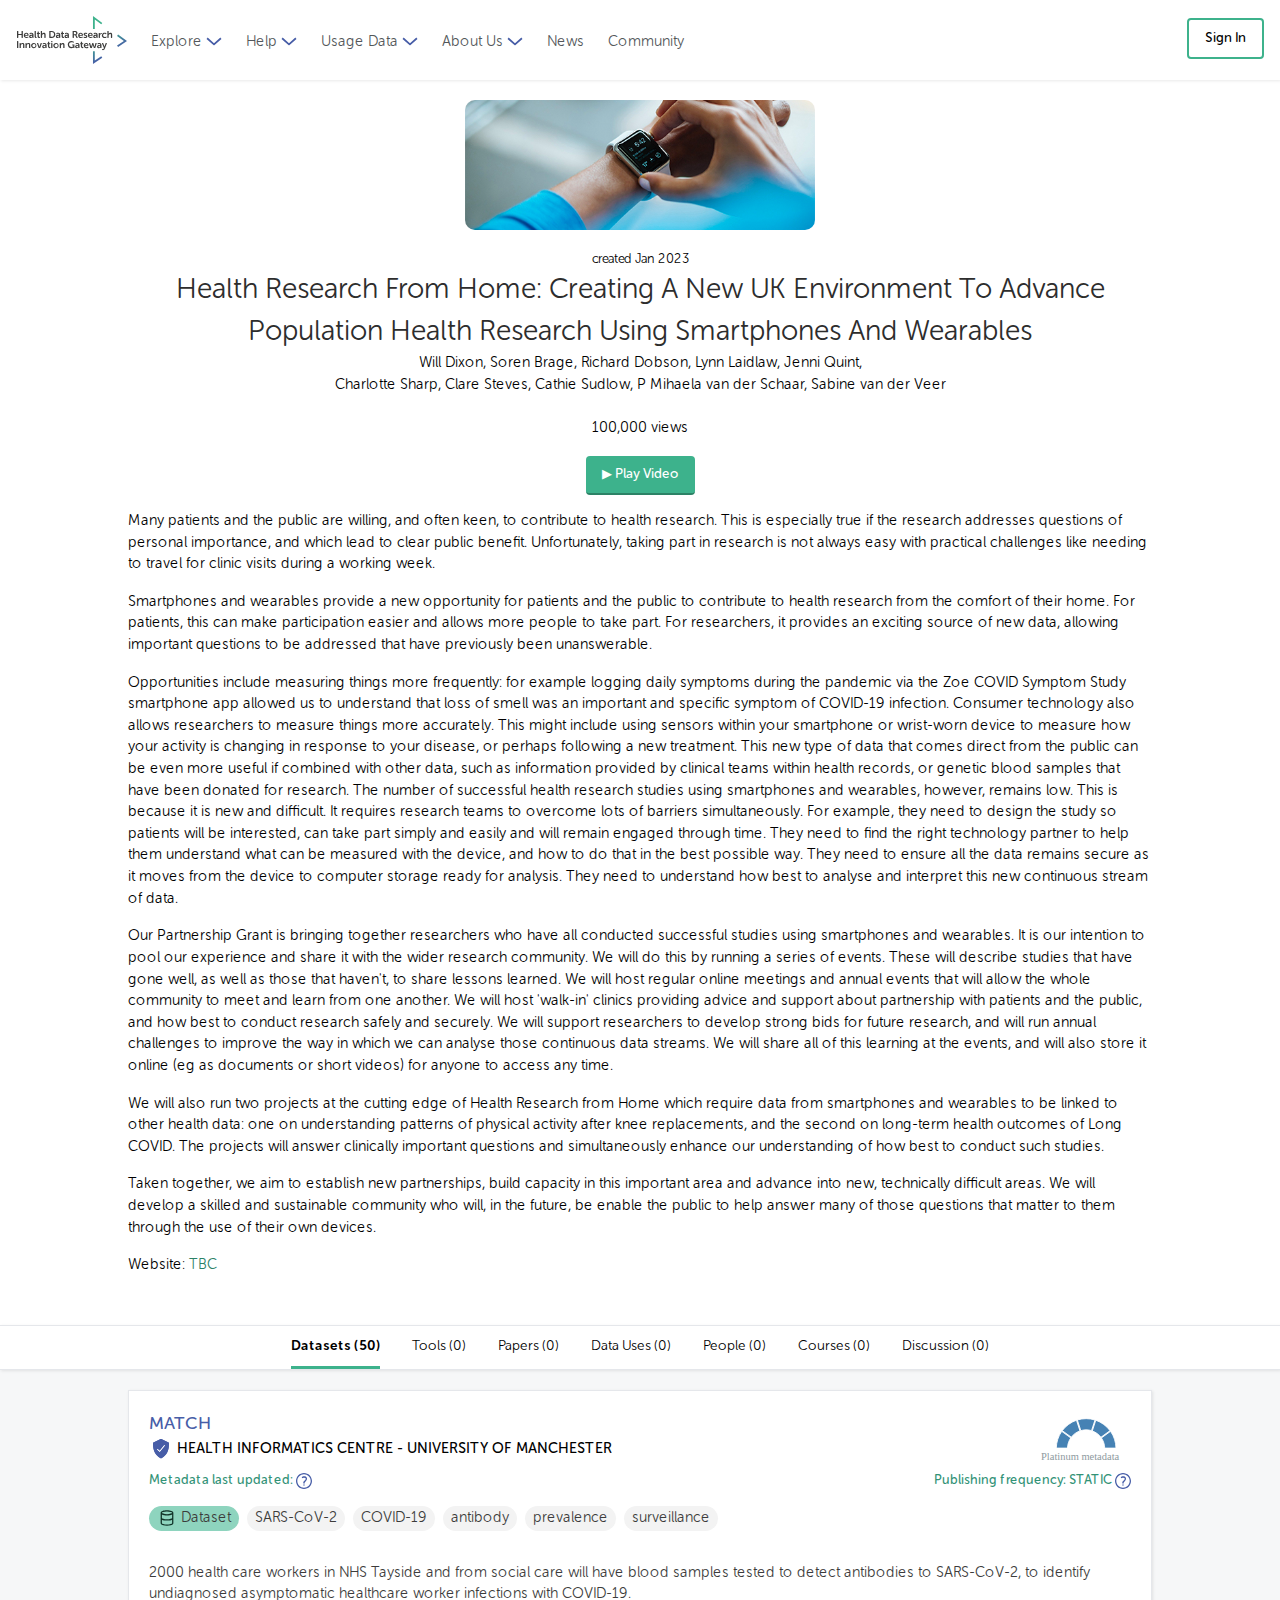
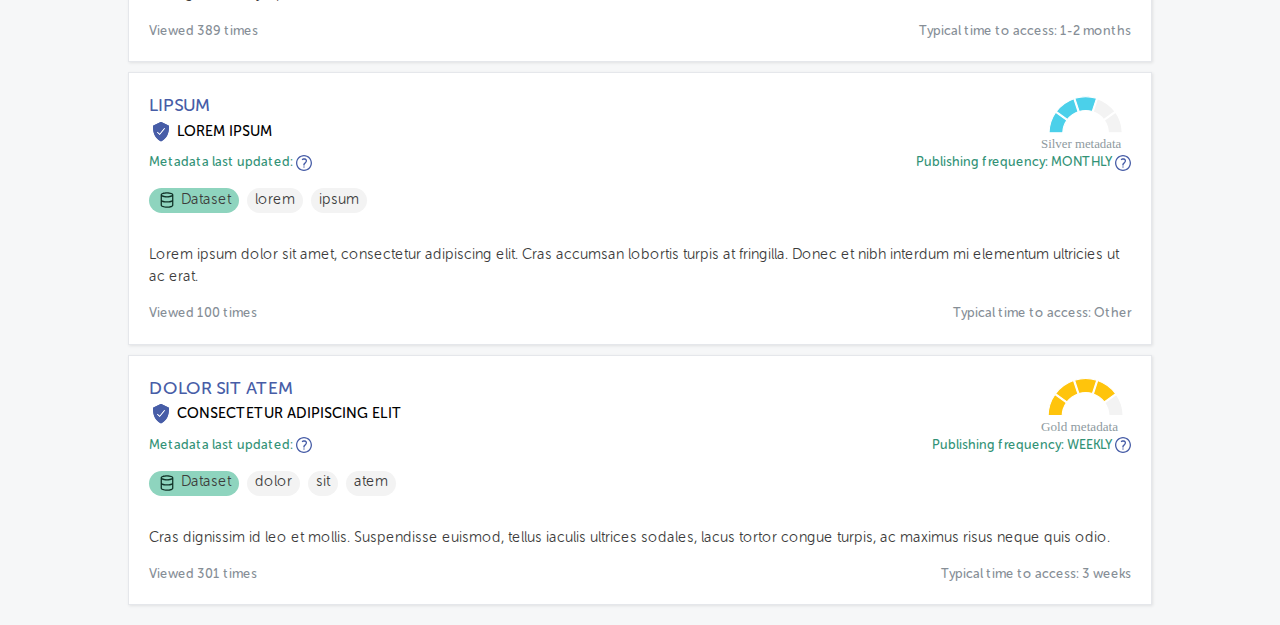
<file: index.html>
<!DOCTYPE html>
<html lang="en">
  <head>
    <meta charset="UTF-8" />
    <meta name="viewport" content="width=device-width, initial-scale=1.0" />
    <meta http-equiv="X-UA-Compatible" content="ie=edge" />
    <link rel="stylesheet" href="css/style.css" />
    <title>Heath Gatway POC</title>
  </head>
  <body id="collection">
    <header class="main-header">
      <nav>
        <ul>
          <li>
            <figure class="logo" />
          </li>
          <li class="dropdown"><span>Explore</span></li>
          <li class="dropdown"><span>Help</span></li>
          <li class="dropdown"><span>Usage Data</span></li>
          <li class="dropdown"><span>About Us</span></li>
          <li><span>News</span</li>
          <li><span>Community</span></li>
          <li><button class="sign-in">Sign In</button></li>
        </ul>
      </nav>
    </header>
    <section class="main-content" id="main-content">
    </section>
    <section class="sections" id="sections">
        <nav>
            <ul class="navigation">
                <li class="selected">
                    Datasets (50)
                </li>
                <li>
                    Tools (0)
                </li>
                <li>
                    Papers (0)
                </li>
                <li>
                    Data Uses (0)
                </li>
                <li>
                    People (0)
                </li>
                <li>
                    Courses (0)
                </li>
                <li>
                    Discussion (0)
                </li>
            </ul> 
        </nav>
        <div id="section-list" class="section-list"></div>
    </section>
    <section id="video-player-container" class="video-player-container">
        <iframe id="ytplayer" width="560" height="315" src="https://www.youtube.com/embed/LzCW4P52UmE?enablejsapi=1" title="YouTube video player" frameborder="0" allow="accelerometer; autoplay; clipboard-write; encrypted-media; gyroscope; picture-in-picture; web-share" allowfullscreen></iframe>
        <button id="close-player" class="close-player">✖ Close</button>
    </section>
    <script src="scripts/youtube.js"></script>
    <script src="scripts/collection_screen.js"></script>
    <script src="scripts/index.js"></script>
  </body>
</html>
</file>
<file: css/style.css>
@import "reset.css";
@import "fonts.css";
@import "base.css";
@import "header.css";
@import "summary.css";
@import "sections.css";
</file>
